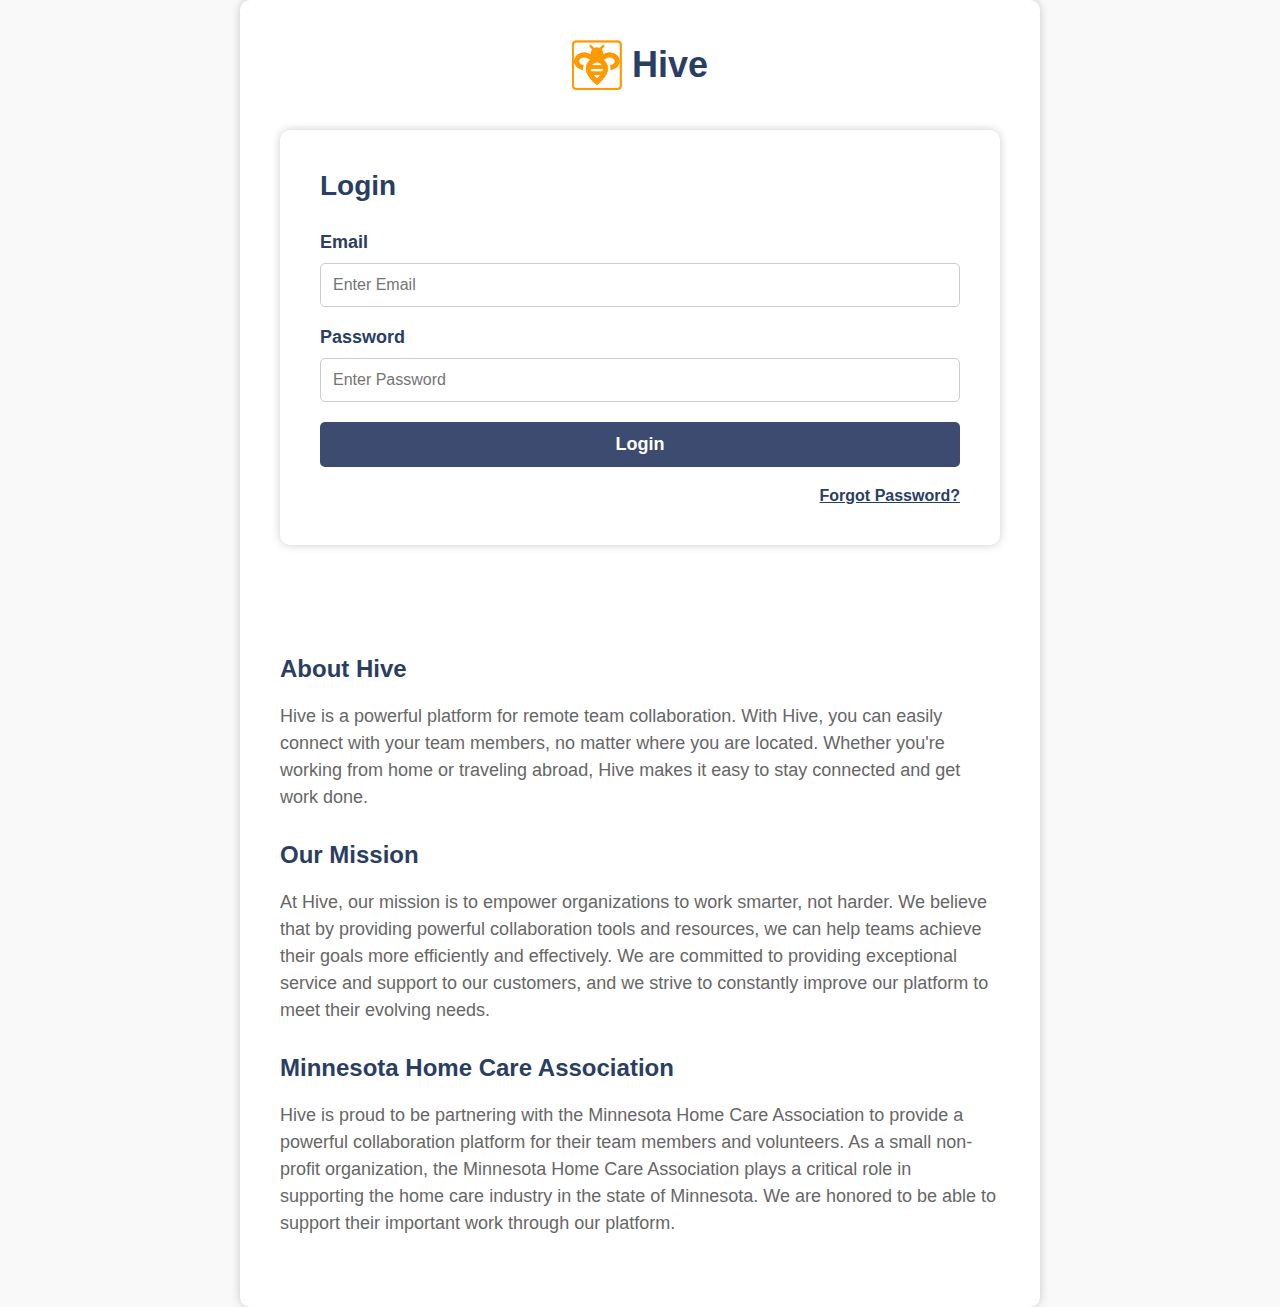
<file: index.html>
<!DOCTYPE html>
<html>
<head>
  <title>Hive - Login</title>
  <link rel="stylesheet" type="text/css" href="INDEX.css">
</head>
<body>
<div class="container">
  <div class="logo">
    <img src="img/img.png" alt="Hive Logo">
    <h1>Hive</h1>
  </div>
  <div class="login-box">
    <h2>Login</h2>
    <form id ='login-form'>
      <p>Email</p>
      <input type="email" name="email" placeholder="Enter Email" required>
      <p>Password</p>
      <input type="password" name="password" placeholder="Enter Password" required>
      <input type="submit" name="submit"  value="Login">
      <div class="forgot-password">
        <a href="reset.html">Forgot Password?</a>
      </div>
    </form>
  </div>
  <div class="wave"></div>
  <div class="content">
    <h3>About Hive</h3>
    <p>Hive is a powerful platform for remote team collaboration. With Hive, you can easily connect with your team members, no matter where you are located. Whether you're working from home or traveling abroad, Hive makes it easy to stay connected and get work done.</p>
    <h3>Our Mission</h3>
    <p>At Hive, our mission is to empower organizations to work smarter, not harder. We believe that by providing powerful collaboration tools and resources, we can help teams achieve their goals more efficiently and effectively. We are committed to providing exceptional service and support to our customers, and we strive to constantly improve our platform to meet their evolving needs.</p>
    <h3>Minnesota Home Care Association</h3>
    <p>Hive is proud to be partnering with the Minnesota Home Care Association to provide a powerful collaboration platform for their team members and volunteers. As a small non-profit organization, the Minnesota Home Care Association plays a critical role in supporting the home care industry in the state of Minnesota. We are honored to be able to support their important work through our platform.</p>
  </div>
</div>
<script>
  const loginForm = document.getElementById('login-form');
  loginForm.addEventListener('submit', (event) => {
    event.preventDefault(); // prevent the default form submission behavior
    window.location.href = 'LandingPage.html'; // redirect the user to the landing.html page
  });
</script>
</body>
</html>
</file>
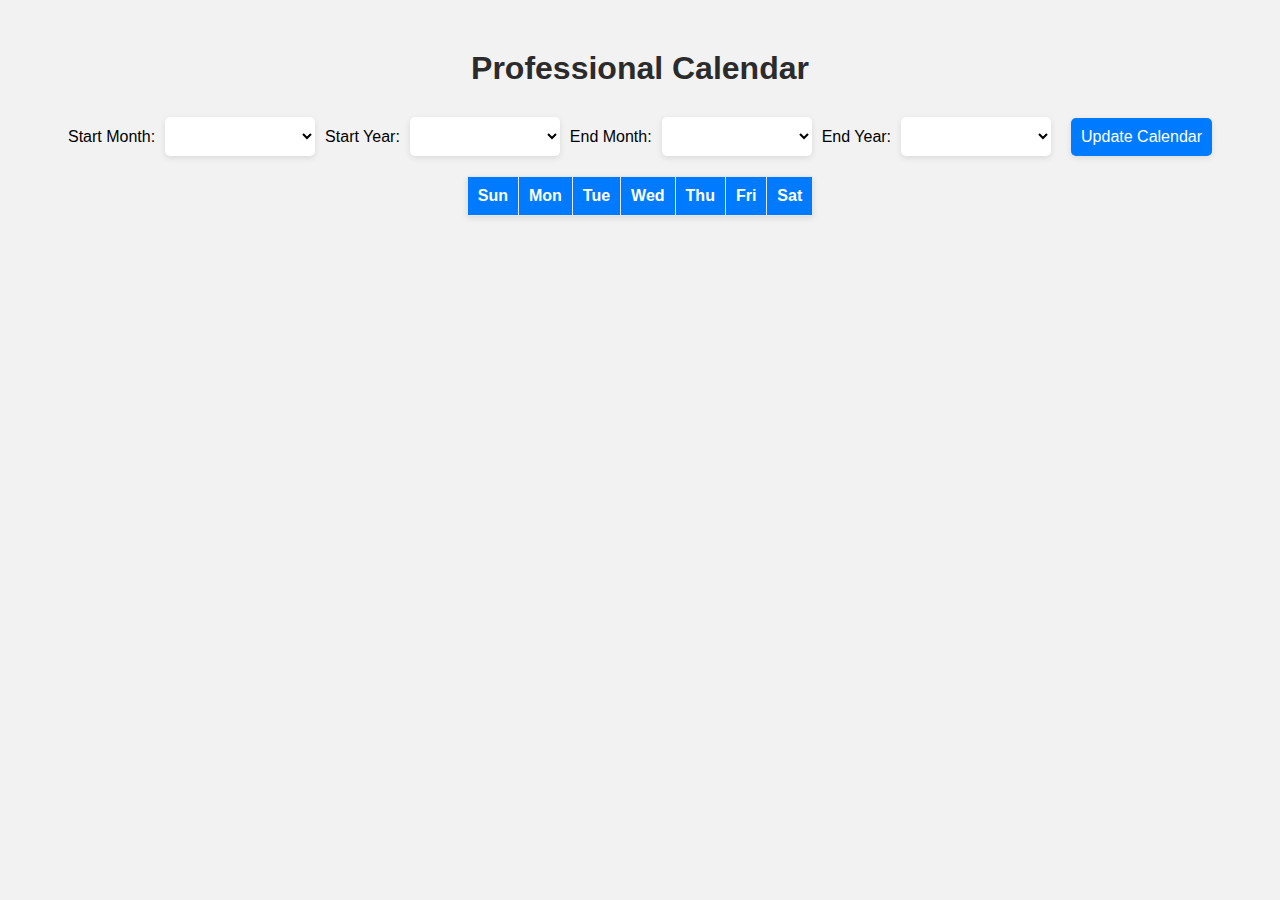
<file: Callender.html>
<!DOCTYPE html>
<html>
<head>
  <title>Professional Calendar</title>
  <style>
    body {
      background-color: #f2f2f2;
      font-family: Arial, sans-serif;
    }
    h1 {
      text-align: center;
      color: #2b2b2b;
      margin-top: 50px;
      margin-bottom: 30px;
    }
    div {
      display: flex;
      justify-content: center;
      align-items: center;
      margin-bottom: 20px;
    }
    label {
      margin-right: 10px;
    }
    select, button {
      padding: 10px;
      font-size: 16px;
      border-radius: 5px;
      border: none;
      box-shadow: 0px 2px 6px rgba(0, 0, 0, 0.1);
      background-color: #fff;
      cursor: pointer;
    }
    select {
      width: 150px;
      margin-right: 10px;
    }
    button {
      background-color: #007bff;
      color: #fff;
      margin-left: 10px;
      transition: background-color 0.2s ease-in-out;
    }
    button:hover {
      background-color: #0062cc;
    }
    table {
      border-collapse: collapse;
      margin: 0 auto;
      box-shadow: 0px 2px 6px rgba(0, 0, 0, 0.1);
      background-color: #fff;
    }
    th, td {
      padding: 10px;
      text-align: center;
      border: 1px solid #e6e6e6;
    }
    th {
      background-color: #007bff;
      color: #fff;
    }
    tbody td:hover {
      background-color: #f5f5f5;
    }
    #selected-date {
      text-align: center;
      margin-top: 30px;
      font-size: 24px;
      color: #2b2b2b;
    }
    #meeting-details {
      text-align: center;
      margin-top: 30px;
      font-size: 18px;
      color: #2b2b2b;
    }
    /* Animation styles */
    #update-calendar-button {
      animation: pulse 2s infinite;
    }
    @keyframes pulse {
      0% {
        transform: scale(1);
      }
      50% {
        transform: scale(1.1);
      }
      100% {
        transform: scale(1);
      }
    }

  </style>
</head>
<body>
<h1>Professional Calendar</h1>
<div>
  <label for="start-month-dropdown">Start Month:</label>
  <select id="start-month-dropdown"></select>
  <label for="start-year-dropdown">Start Year:</label>
  <select id="start-year-dropdown"></select>
  <label for="end-month-dropdown">End Month:</label>
  <select id="end-month-dropdown"></select>
  <label for="end-year-dropdown">End Year:</label>
  <select id="end-year-dropdown"></select>
  <button id="update-calendar-button">Update Calendar</button>
</div>
<table id="calendar-table">
  <thead>
  <tr>
    <th>Sun</th>
    <th>Mon</th>
    <th>Tue</th>
    <th>Wed</th>
    <th>Thu</th>
    <th>Fri</th>
    <th>Sat</th>
  </tr>
  </thead>
  <tbody id="calendar-body"></tbody>
</table>
<div id="selected-date"></div>
<div id="meeting-details"></div>
<script>
  const startMonthDropdown = document.querySelector("#start-month-dropdown");
  const startYearDropdown = document.querySelector("#start-year-dropdown");
  const endMonthDropdown = document.querySelector("#end-month-dropdown");
  const endYearDropdown = document.querySelector("#end-year-dropdown");
  const updateButton = document.querySelector("#update-calendar-button");
  const calendarBody = document.querySelector("#calendar-body");
  const selectedDate = document.querySelector("#selected-date");
  const meetingDetails = document.querySelector("#meeting-details");

  // Add months to start and end month dropdowns
  const months = ["January", "February", "March", "April", "May", "June", "July", "August", "September", "October", "November", "December"];
  for (let i = 0; i < months.length; i++) {
    let option1 = document.createElement("option");
    let option2 = document.createElement("option");
    option1.text = option2.text = months[i];
    option1.value = option2.value = i;
    startMonthDropdown.add(option1);
    endMonthDropdown.add(option2);
  }

  // Add years to start and end year dropdowns
  const currentYear = new Date().getFullYear();
  for (let i = currentYear; i <= currentYear + 10; i++) {
    let option1 = document.createElement("option");
    let option2 = document.createElement("option");
    option1.text = option2.text = i;
    option1.value = option2.value = i;
    startYearDropdown.add(option1);
    endYearDropdown.add(option2);
  }

  // Initialize calendar
  const currentDate = new Date();
  let currentMonth = currentDate.getMonth();
  let currentYear = currentDate.getFullYear();
  let selectedDay = currentDate.getDate();
  let selectedMonth = currentMonth;
  let selectedYear = currentYear;

  function initCalendar(month, year) {
    // Clear calendar body
    calendarBody.innerHTML = "";

    // Get number of days in month and first day of month
    const daysInMonth = new Date(year, month + 1, 0).getDate();
    const firstDayOfMonth = new Date(year, month, 1).getDay();

    // Create cells for calendar
    let date = 1;
    for (let i = 0; i < 6; i++) {
      // Create row for each week
      const week = document.createElement("tr");
      for (let j = 0; j < 7; j++) {
        // Create cell for each day
        const day = document.createElement("td");
        if (i === 0 && j < firstDayOfMonth) {
          // Create empty cells before first day of month
          day.innerText = "";
          day.classList.add("empty-cell");
        } else if (date > daysInMonth) {
          // Create empty cells after last day of month
          day.innerText = "";
          day.classList.add("empty-cell");
        } else {
          // Create cell for each day of month
          day.innerText = date;
          day.addEventListener("click", function() {
            // Set selected day, month, and year
            selectedDay = parseInt(this.innerText);

            day.addEventListener("click", function () {
              // Set selected day, month, and year
              selectedDay = parseInt(this.innerText);
              selectedMonth = month;
              selectedYear = year;

              // Update selected date display
              selectedDate.innerText = `${months[selectedMonth]} ${selectedDay}, ${selectedYear}`;

              // Display meeting details for selected date
              displayMeetingDetails(selectedDay, selectedMonth, selectedYear);
            });
            // Highlight cell if it is the current date
            if (date === currentDate.getDate() && year === currentDate.getFullYear() && month === currentDate.getMonth()) {
              day.classList.add("current-date");
            }
            date++;

          })

          week.appendChild(day);
        }
        calendarBody.appendChild(week);
      }
// Update selected date display
      selectedDate.innerText = `${months[selectedMonth]} ${selectedDay}, ${selectedYear}`;
    }
    // Display meeting details for selected date
    function displayMeetingDetails(day, month, year) {
// Clear meeting details
      meetingDetails.innerHTML = "";
      // Get and display meeting details for selected date
      const meeting = getMeeting(day, month, year);
      if (meeting) {
        const heading = document.createElement("h2");
        heading.innerText = "Meeting Details:";
        const date = document.createElement("p");
        date.innerText = `Date: ${months[month]} ${day}, ${year}`;
        const time = document.createElement("p");
        time.innerText = `Time: ${meeting.time}`;
        const location = document.createElement("p");
        location.innerText = `Location: ${meeting.location}`;
        meetingDetails.appendChild(heading);
        meetingDetails.appendChild(date);
        meetingDetails.appendChild(time);
        meetingDetails.appendChild(location);
      } else {
        const message = document.createElement("p");
        message.innerText = "No meeting scheduled for selected date.";
        meetingDetails.appendChild(message);
      }
// Get meeting details for selected date
      function getMeeting(day, month, year) {
// Replace this function with your own code to retrieve meeting details from a database or API
        const meetings = [
          {
            date: new Date(2023, 3, 25),
            time: "3:00 PM",
            location: "123 Main St."
          },
          {
            date: new Date(2023, 3, 26),
            time: "10:00 AM",
            location: "456 Elm St."
          },
          {
            date: new Date(2023, 4, 3),
            time: "2:00 PM",
            location: "789 Oak St."
          }
        ];
        const meeting = meetings.find(m => m.date.getDate() === day && m.date.getMonth() === month && m.date.getFullYear() === year);
        return meeting;
      }

// Initialize calendar with current month and year
      initCalendar(currentMonth, currentYear);

// Update calendar when "Update" button is clicked
      updateButton.addEventListener("click", function() {
        const startMonth = parseInt(startMonthDropdown.value);
        const startYear = parseInt(startYearDropdown.value);
        const endMonth = parseInt(endMonthDropdown.value);
        const endYear = parseInt(endYearDropdown.value);
        // Check that start date is before end date
        if (startYear > endYear || (startYear === endYear && startMonth > endMonth)) {
          alert("Invalid date range.");
          return;
        }

// Clear selected date and meeting details
        selectedDate.innerText = "";
        meetingDetails.innerHTML = "";

// Initialize calendar with start month and year
        initCalendar(startMonth, startYear);
      });}}
</script>
</body>
</html>
</file>
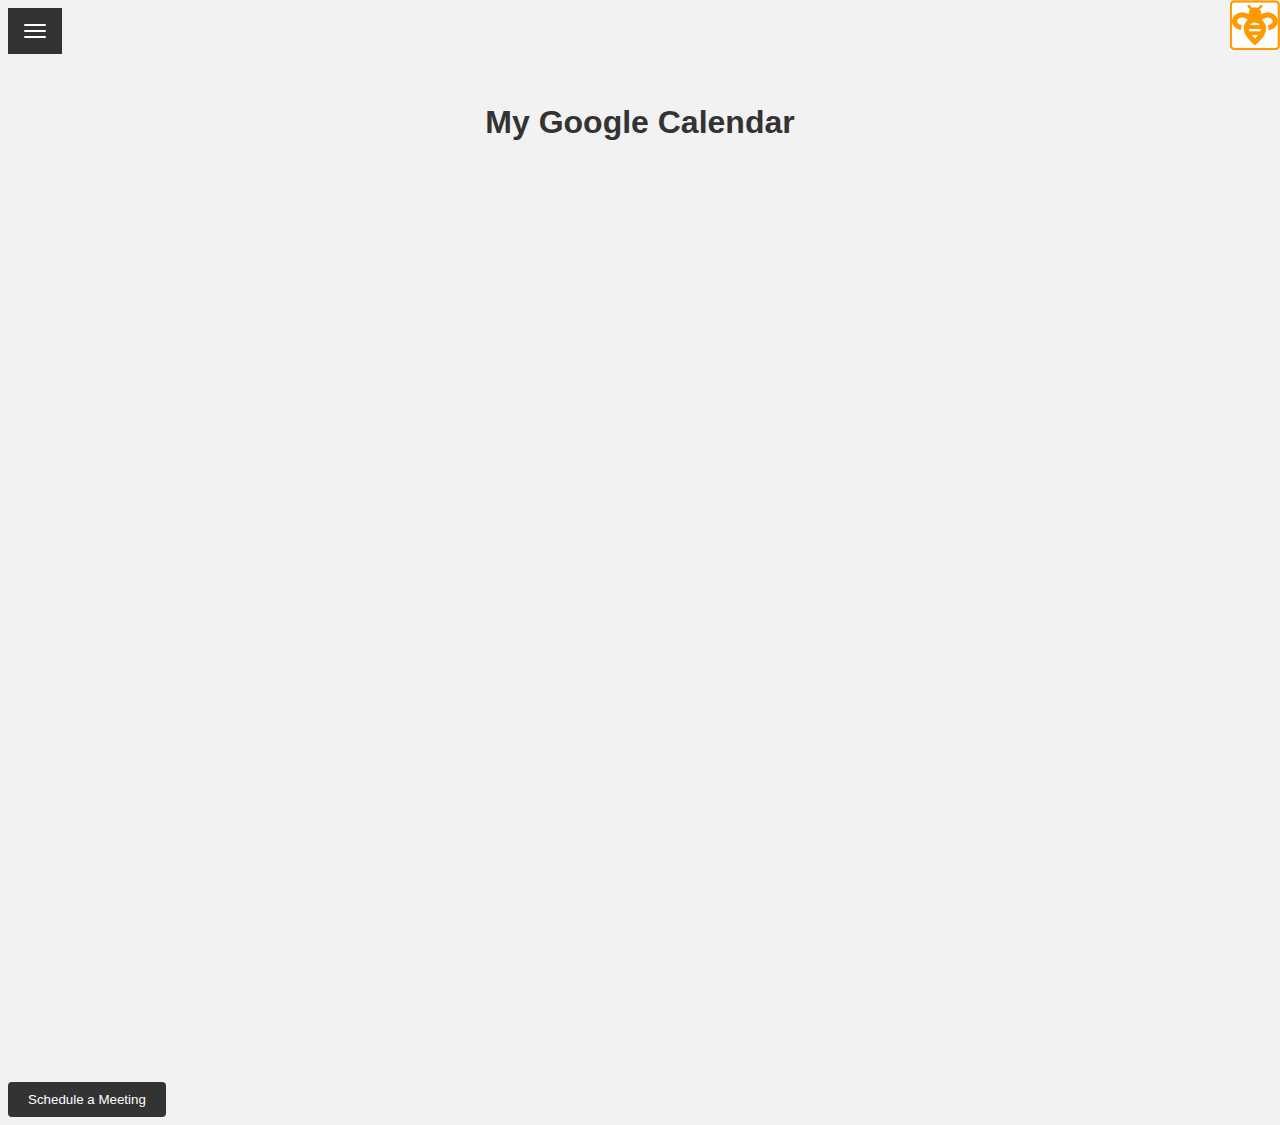
<file: googleCALLENDER.html>
<!DOCTYPE html>
<html>
<head>
  <meta charset="utf-8">
  <title>My Google Calendar</title>
  <link rel="stylesheet" href="callender.css">

</head>
<body>
<div class="dropdown">
  <button class="hamburger-icon"><span class="icon-bar"></span><span class="icon-bar"></span><span class="icon-bar"></span></button>
  <div class="dropdown-content">
    <a href="googleCALLENDER.html">Calendar</a>
    <a href="Email.html">Email</a>
    <a href="Message.html">Messaging</a>
    <a href="Videocall.html">Video</a>
    <a href="search.html">Search</a>
    <a href="FILESHARING.html">Document Sharing</a>
    <a href="Note.html">Notes</a>
    <a href="EG.html">Log off</a>
  </div>
</div>
<div class="logo-main">
</div>
<h1>My Google Calendar
</h1>
<div class="iframe-container"><iframe src="https://calendar.google.com/calendar/embed?src=48a82016ecd748bc204730adfc228580414311c777d67c4f915c5b81aafaa797%40group.calendar.google.com&ctz=America%2FChicago" style="border: 0" width="800" height="600" frameborder="0" scrolling="no"></iframe>
</div>
<button id="schedule-btn">Schedule a Meeting </button>
<div class="modal" id="modal">
  <div class="modal-content">
    <span class="close">&times;</span>
    <h2>Schedule a a Meeting</h2>
    <form id="schedule-form">
      <label class="schedule-label" for="title">Title:</label>
      <input class="modal-input schedule-input" type="text" id="title" name="title" required>
      <label class="schedule-label" for="date">Date:</label>
      <input class="modal-input schedule-input" type="date" id="date" name="date" required>
      <label class="schedule-label" for="start-time">Start Time:</label>
      <input class="modal-input schedule-input" type="time" id="start-time" name="start-time" required>
      <label class="schedule-label" for="end-time">End Time:</label>
      <input class="modal-input schedule-input" type="time" id="end-time" name="end-time" required>
      <input class="modal-submit" type="submit" value="Schedule">
    </form>
  </div>
</div>
<script>
  // Get the modal
  var modal = document.getElementById("modal");
  // Get the button that opens the modal
  var btn = document.getElementById("schedule-btn");

  // Get the <span> element that closes the modal
  var span = document.getElementsByClassName("close")[0];

  // When the user clicks on the button, open the modal
  btn.onclick = function() {
    modal.style.display = "block";
  }

  // When the user clicks on <span> (x), close the modal
  span.onclick = function() {
    modal.style.display = "none";
  }

  // When the user clicks anywhere outside of the modal, close it
  window.onclick = function(event) {
    if (event.target == modal) {
      modal.style.display = "none";
    }
  }

  // Handle form submission
  document.getElementById("schedule-form").addEventListener("submit", function(event) {
    event.preventDefault();
    alert("Appointment Scheduled!");
    modal.style.display = "none";
  });
</script>
</body>
</html>
</file>
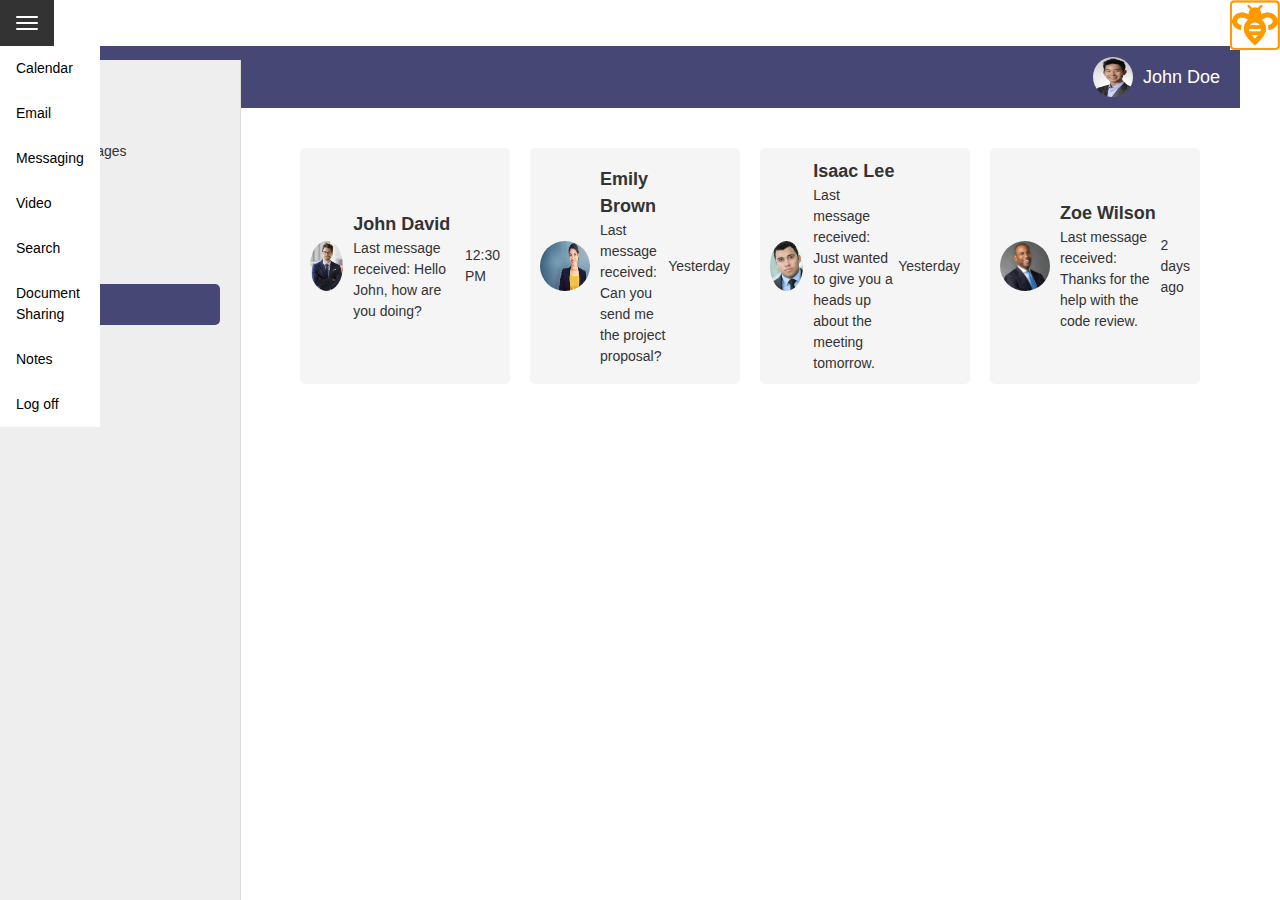
<file: Message.html>
<!DOCTYPE html>
<html>
<head>
  <title>Teams Chat</title>
  <link rel="stylesheet" href="Message.css">
</head>
<body>
<div class="dropdown">
  <button class="hamburger-icon"><span class="icon-bar"></span><span class="icon-bar"></span><span class="icon-bar"></span></button>
  <div class="dropdown-content">
    <a href="googleCALLENDER.html">Calendar</a>
    <a href="Email.html">Email</a>
    <a href="Message.html">Messaging</a>
    <a href="Videocall.html">Video</a>
    <a href="search.html">Search</a>
    <a href="FILESHARING.html">Document Sharing</a>
    <a href="Note.html">Notes</a>
    <a href="EG.html">Log off</a>
  </div>
</div>
<div class="logo-main">
</div>
<div class="container">
  <div class="header">
    <h1>Teams Chat</h1>
    <div class="profile">
      <img src="img/man4.jfif" alt="Profile Picture">
      <span>John Doe</span>
    </div>
  </div>
  <div class="content">
    <div class="sidebar">
      <ul>
        <li><a href="#">Inbox</a></li>
        <li><a href="#">Sent Messages</a></li>
        <li><a href="#">Drafts</a></li>
        <li><a href="#">Trash</a></li>
        <li class="active"><a href="#">Chats</a></li>
      </ul>
    </div>
    <div class="main">
      <div class="chat-list">
        <div class="chat-item">
          <img src="img/man1.jfif" alt="User Profile Picture">
          <div class="chat-info">
            <h2>John David</h2>
            <p>Last message received: Hello John, how are you doing?</p>
          </div>
          <div class="chat-time">
            <p>12:30 PM</p>
          </div>
        </div>
        <div class="chat-item">
          <img src="img/women1.jfif" alt="User Profile Picture">
          <div class="chat-info">
            <h2>Emily Brown</h2>
            <p>Last message received: Can you send me the project proposal?</p>
          </div>
          <div class="chat-time">
            <p>Yesterday</p>
          </div>
        </div>
        <div class="chat-item">
          <img src="img/man3.jfif" alt="User Profile Picture">
          <div class="chat-info">
            <h2>Isaac Lee</h2>
            <p>Last message received: Just wanted to give you a heads up about the meeting tomorrow.</p>
          </div>
          <div class="chat-time">
            <p>Yesterday</p>
          </div>
        </div>
        <div class="chat-item">
          <img src="img/man2.jfif" alt="User Profile Picture">
          <div class="chat-info">
            <h2>Zoe Wilson</h2>
            <p>Last message received: Thanks for the help with the code review.</p>
          </div>
          <div class="chat-time">
            <p>2 days ago</p>
          </div>
        </div>
      </div>
    </div>
  </div>
</div>
</body>
</html>
</file>
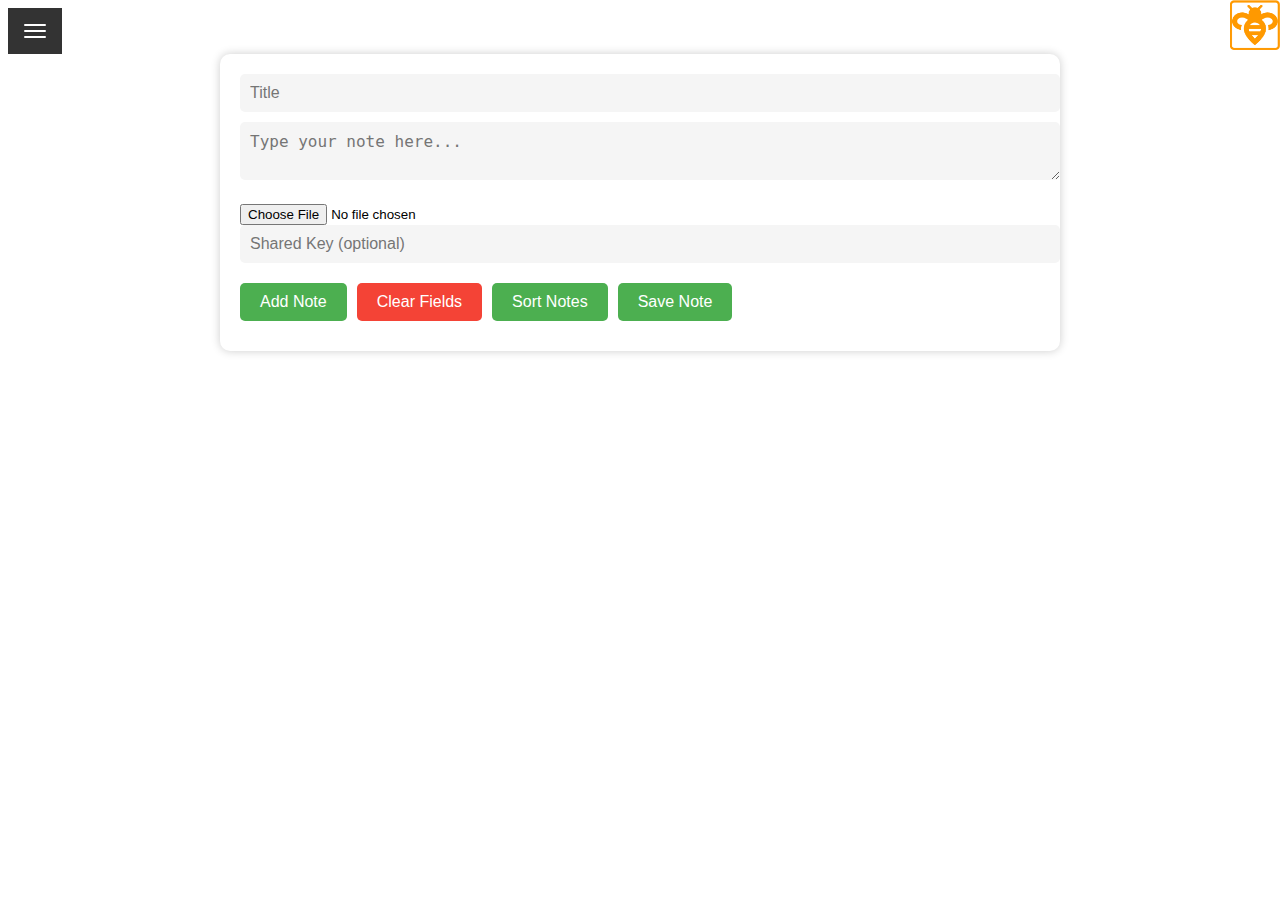
<file: Note.html>
<!DOCTYPE html>
<html>
<head>
  <meta charset="UTF-8">
  <title>Note Taking App</title>
  <link rel="stylesheet" type="text/css" href="note.css">
</head>
<body>
<div class="dropdown">
  <button class="hamburger-icon"><span class="icon-bar"></span><span class="icon-bar"></span><span class="icon-bar"></span></button>
  <div class="dropdown-content">
    <a href="googleCALLENDER.html">Calendar</a>
    <a href="Email.html">Email</a>
    <a href="Message.html">Messaging</a>
    <a href="Videocall.html">Video</a>
    <a href="search.html">Search</a>
    <a href="FILESHARING.html">Document Sharing</a>
    <a href="#">Notes</a>
    <a href="EG.html">Log off</a>
  </div>
</div>
<div class="logo-main">
</div>
<div class="note-form">
  <input type="text" id="title" placeholder="Title">
  <textarea id="content" placeholder="Type your note here..."></textarea>
  <input type="file" id="media-file" accept="image/*,video/*">
  <input type="text" id="shared-key" placeholder="Shared Key (optional)">
  <div class="note-actions">
    <button id="add-btn">Add Note</button>
    <button id="clear-btn">Clear Fields</button>
    <button id="sort-btn">Sort Notes</button>
    <button id="save-btn">Save Note</button>
  </div>
</div>

<script src="js/app.js"></script>
</body>
</html>
</file>
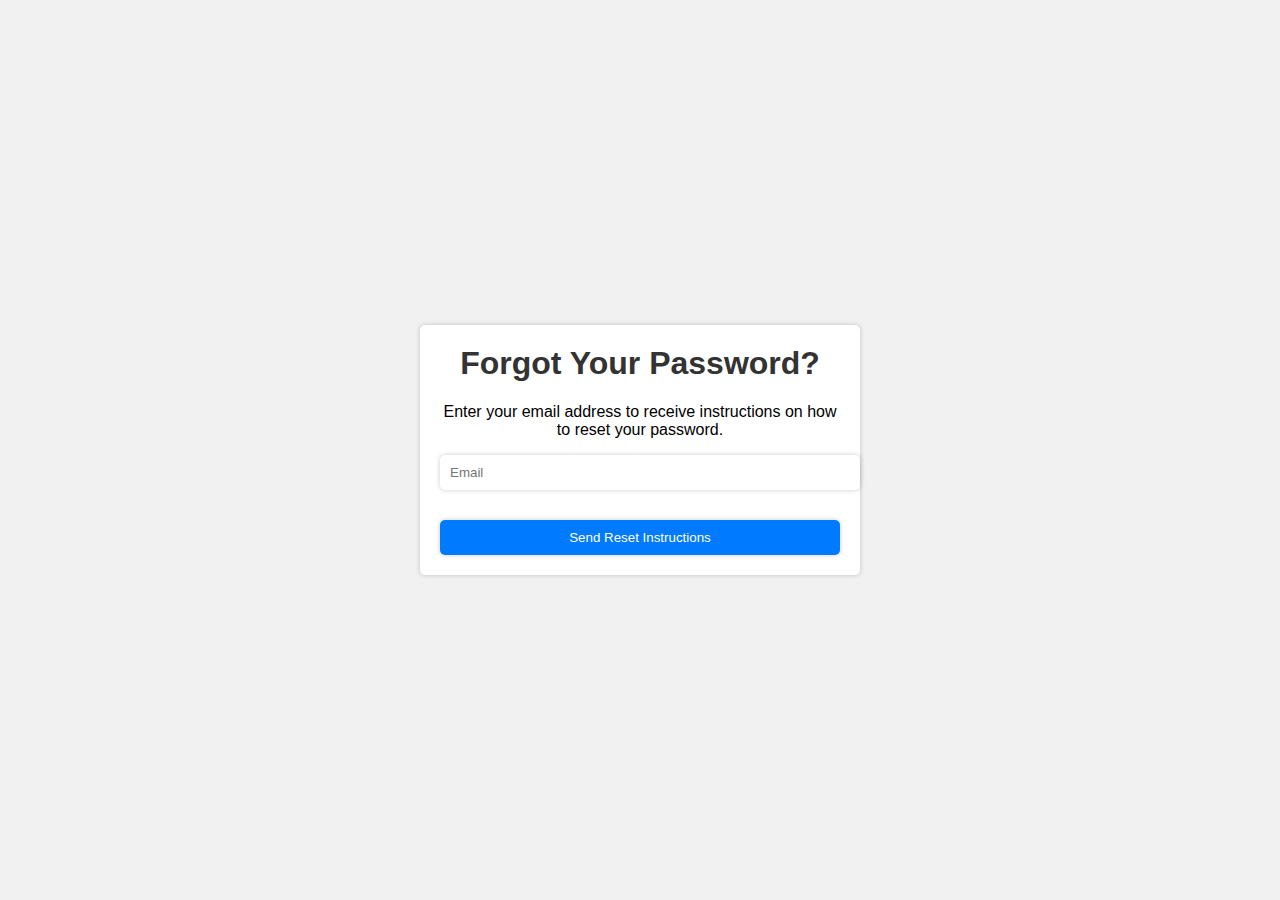
<file: reset.html>
<!DOCTYPE html>
<html>
<head>
  <title>Forgot Password</title>
  <style>
    body {
      font-family: Arial, sans-serif;
      background-color: #f1f1f1;
      display: flex;
      flex-direction: column;
      align-items: center;
      justify-content: center;
      height: 100vh;
      margin: 0;
    }

    .container {
      background-color: #fff;
      border-radius: 5px;
      box-shadow: 0px 0px 5px 0px rgba(0, 0, 0, 0.2);
      padding: 20px;
      max-width: 400px;
      width: 100%;
      text-align: center;
    }

    h1 {
      margin-top: 0;
      color: #333;
    }

    input[type="email"] {
      padding: 10px;
      border-radius: 5px;
      border: none;
      box-shadow: 0px 0px 5px 0px rgba(0, 0, 0, 0.2);
      width: 100%;
      margin-bottom: 20px;
    }

    button[type="submit"] {
      background-color: #007bff;
      color: #fff;
      padding: 10px;
      border-radius: 5px;
      border: none;
      box-shadow: 0px 0px 5px 0px rgba(0, 0, 0, 0.2);
      cursor: pointer;
      width: 100%;
      margin-top: 10px;
      transition: background-color 0.3s ease;
    }

    button[type="submit"]:hover {
      background-color: #0062cc;
    }

    .loader {
      border: 4px solid #f3f3f3;
      border-top: 4px solid #007bff;
      border-radius: 50%;
      width: 20px;
      height: 20px;
      animation: spin 1s linear infinite;
      display: none;
    }

    @keyframes spin {
      0% {
        transform: rotate(0deg);
      }
      100% {
        transform: rotate(360deg);
      }
    }
  </style>
  <script>
    function showLoader() {
      document.getElementById("loader").style.display = "inline-block";
    }
  </script>
</head>
<body>
<div class="container">
  <h1>Forgot Your Password?</h1>
  <p>Enter your email address to receive instructions on how to reset your password.</p>
  <form method="post" onsubmit="showLoader()" action="reset2.html">
    <input type="email" id="email" name="email" placeholder="Email" required>
    <button type="submit">Send Reset Instructions</button>
    <div id="loader" class="loader"></div>
  </form>
</div>
</body>
</html>
</file>
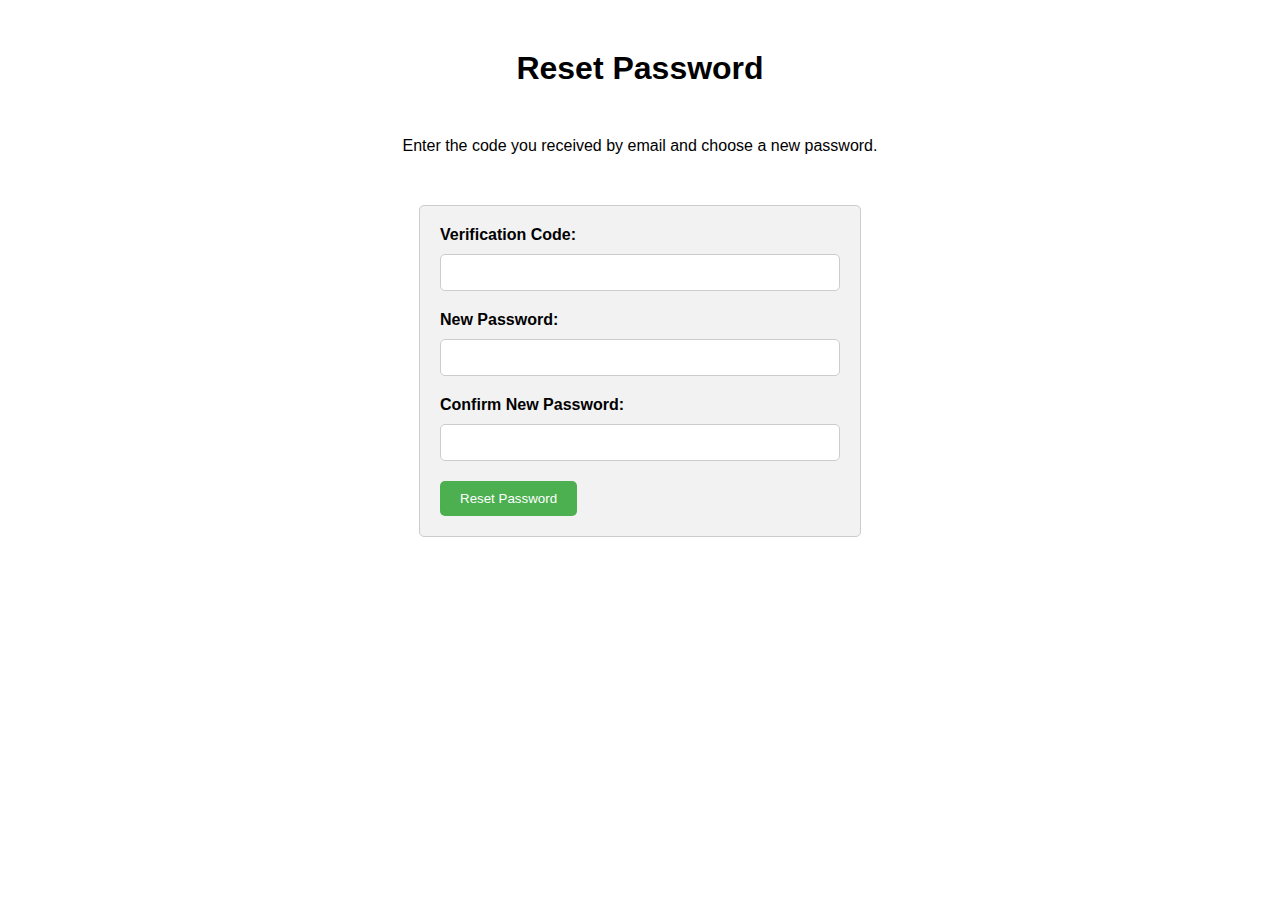
<file: reset2.html>
<!DOCTYPE html>
<html>
<head>
  <title>Reset Password</title>
  <style>
    body {
      font-family: Arial, sans-serif;
    }
    p{
      text-align: center;
      margin-top: 50px;
    }
    h1 {
      text-align: center;
      margin-top: 50px;
    }
    form {
      max-width: 400px;
      margin: 50px auto;
      padding: 20px;
      background-color: #f2f2f2;
      border: 1px solid #ccc;
      border-radius: 5px;
    }
    label {
      display: block;
      margin-bottom: 10px;
      font-weight: bold;
    }
    input {
      width: 100%;
      padding: 10px;
      border: 1px solid #ccc;
      border-radius: 5px;
      margin-bottom: 20px;
      box-sizing: border-box;
    }
    button {
      background-color: #4CAF50;
      color: white;
      padding: 10px 20px;
      border: none;
      border-radius: 5px;
      cursor: pointer;
    }
    button:hover {
      background-color: #45a049;
    }
  </style>
</head>
<body>
<h1>Reset Password</h1>
<p>Enter the code you received by email and choose a new password.</p>
<form name="resetForm" onsubmit="return validateForm()" method="post" action="#">
  <label for="code">Verification Code:</label>
  <input type="text" id="code" name="code" required>
  <label for="password">New Password:</label>
  <input type="password" id="password" name="password" required>
  <label for="confirm_password">Confirm New Password:</label>
  <input type="password" id="confirm_password" name="confirm_password" required>
  <button type="submit">Reset Password</button>
</form>
<script>
  function validateForm() {
    var code = document.forms["resetForm"]["code"].value;
    var password = document.forms["resetForm"]["password"].value;
    var confirmPassword = document.forms["resetForm"]["confirm_password"].value;
    if (code == "" || password == "" || confirmPassword == "") {
      alert("All fields are required");
      return false;
    }

    if (password != confirmPassword) {
      alert("Passwords do not match");
      return false;
    }

    // If the code is incorrect, show an error message and prevent form submission
    if (code != "1478") {
      alert("Incorrect code");
      return false;
    }
    alert("Reset Completed");
    setTimeout(function(){
      window.location.href = "eg.html";
    }, 5000);
    // Redirect the user to the "reset_completed.html" page upon successful password reset
    window.location.href = "Eg.html";
    return false;
  }
</script>
</body>
</html>
</file>
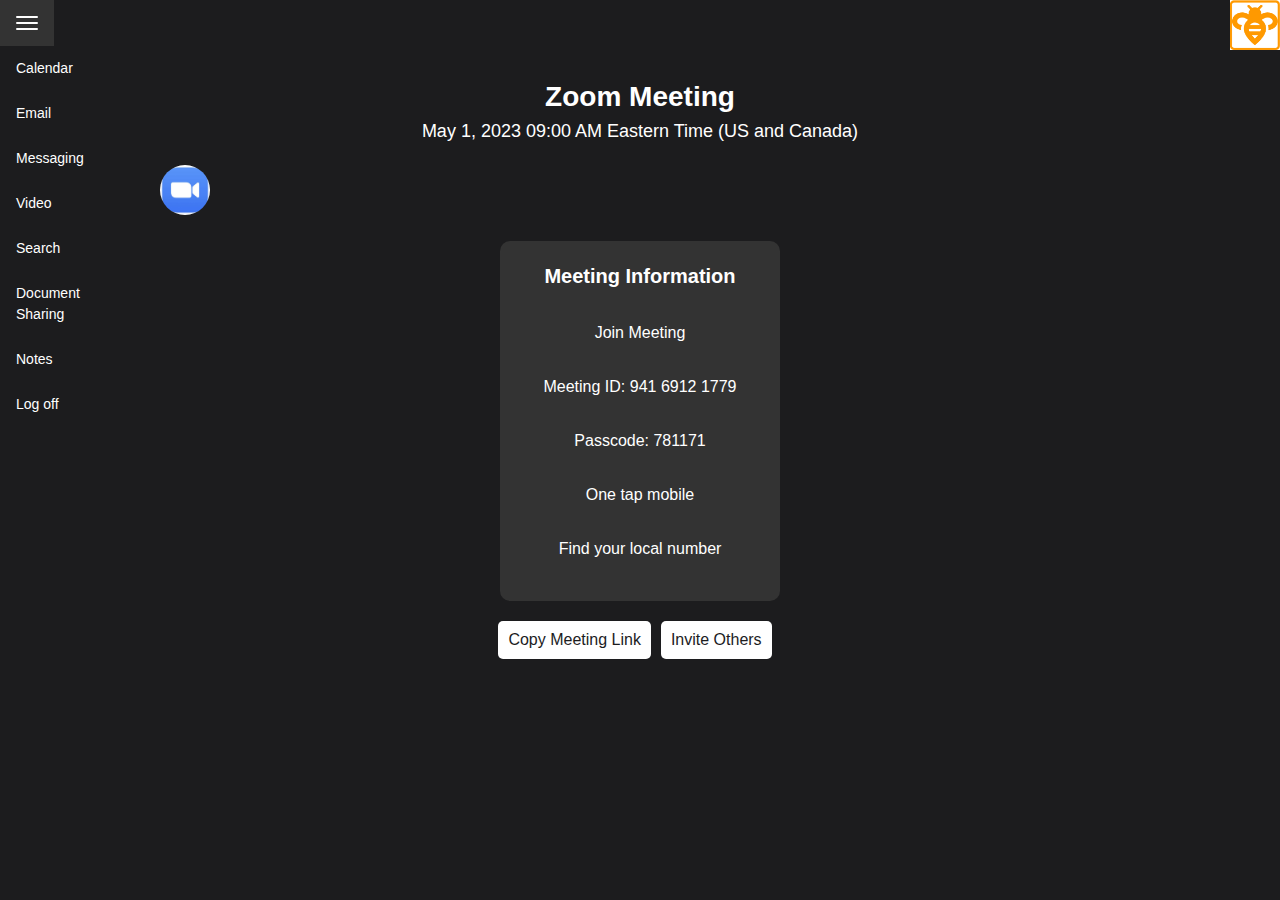
<file: Videocall.html>
<!DOCTYPE html>
<html lang="en">
<head>
  <meta charset="UTF-8">
  <meta name="viewport" content="width=device-width, initial-scale=1.0">
  <title>Zoom Meeting</title>
  <style>
    body {
      margin: 0;
      padding: 0;
      background-color: #1c1c1e;
      color: #fff;
      font-family: Arial, sans-serif;
      font-size: 14px;
      line-height: 1.5;
    }
    .container {
      max-width: 1200px;
      margin: 0 auto;
      display: flex;
      flex-direction: column;
      align-items: center;
      padding-top: 30px;
      padding-bottom: 30px;
    }
    .header {
      display: flex;
      flex-direction: column;
      align-items: center;
      margin-bottom: 20px;
    }
    .header h1 {
      font-size: 28px;
      margin: 0;
    }
    .header p {
      font-size: 18px;
      margin: 0;
    }
    .video {
      width: 80%;
      height: auto;
      border-radius: 10px;
      margin-bottom: 20px;
    }
    .sidebar {
      width: 20%;
      background-color: #333;
      padding: 20px;
      border-radius: 10px;
      display: flex;
      flex-direction: column;
      align-items: center;
      text-align: center;
    }
    .sidebar h2 {
      font-size: 20px;
      margin-top: 0;
      margin-bottom: 20px;
      color: #fff;
    }
    .sidebar ul {
      list-style: none;
      padding: 0;
      margin: 0;
    }
    .sidebar li {
      margin-bottom: 10px;
    }
    .sidebar li a {
      color: #fff;
      text-decoration: none;
      font-size: 16px;
      display: block;
      padding: 10px;
      border-radius: 5px;
      transition: background-color 0.3s ease;
    }
    .sidebar li a:hover {
      background-color: #fff;
      color: #1c1c1e;
    }
    .footer {
      display: flex;
      justify-content: center;
      align-items: center;
      margin-top: 20px;
    }
    .footer button {
      background-color: #fff;
      color: #1c1c1e;
      border: none;
      padding: 10px;
      border-radius: 5px;
      font-size: 16px;
      margin-right: 10px;
      cursor: pointer;
      transition: background-color 0.3s ease;
    }
    .footer button:hover {
      background-color: #1c1c1e;
      color: #fff;
    }
    .video img {
      width: 50px;
      height: 50px;
      border-radius: 50%;
      margin-right: 0.5rem;
    }



    .dropdown {
      position: relative;
      display: inline-block;
      background-color: white;
      color: black;
    }

    .dropdown-content {
      display: none;
      position: absolute;
      z-index: 1;
    }

    .dropdown-content a {
      color: white;
      padding: 12px 16px;
      text-decoration: none;
      display: block;
    }

    .dropdown:hover .dropdown-content {
      display: block;
    }

    .hamburger-icon {
      display: inline-block;
      cursor: pointer;
      padding: 12px 16px;
      color: white;
      background-color: #333;
      border: none;
    }

    .icon-bar {
      display: block;
      width: 22px;
      height: 2px;
      border-radius: 1px;
      margin: 4px 0;
      background-color: white;
    }

    .dropdown-item {
      color: white;
    }
    .logo-main {
      background-image: url('img/img.png');
      position: fixed;
      top: 0;
      right: 0;
      width: 50px;
      height: 50px;
      background-size: contain;
      background-repeat: no-repeat;
    }


  </style>
  <script src="js/floatingNote.js"></script>
</head>
<body>
<div class="dropdown">
  <button class="hamburger-icon"><span class="icon-bar"></span><span class="icon-bar"></span><span class="icon-bar"></span></button>
  <div class="dropdown-content">
    <a href="googleCALLENDER.html">Calendar</a>
    <a href="Email.html">Email</a>
    <a href="Message.html">Messaging</a>
    <a href="Videocall.html">Video</a>
    <a href="search.html">Search</a>
    <a href="FILESHARING.html">Document Sharing</a>
    <a href="Note.html">Notes</a>
    <a href="EG.html">Log off</a>
  </div>
</div>
<div class="logo-main">
</div>
<div class="container">
  <div class="header">
    <h1>Zoom Meeting</h1>
    <p>May 1, 2023 09:00 AM Eastern Time (US and Canada)</p>
  </div>
  <div class="video">
    <img src="img/zoom.jfif" alt="Zoom Meeting Video">
  </div>
  <div class="sidebar">
    <h2>Meeting Information
    </h2>
    <ul>
      <li><a href="https://minnstate.zoom.us/j/94169121779">Join Meeting</a></li>
      <li><a href="#">Meeting ID: 941 6912 1779</a></li>
      <li><a href="#">Passcode: 781171</a></li>
      <li><a href="#">One tap mobile</a></li>
      <li><a href="#">Find your local number</a></li>
    </ul>
  </div>
  <div class="footer">
    <button>Copy Meeting Link</button>
    <button>Invite Others</button>
  </div>

</div>

</body>

</html>
</file>
<file: INDEX.css>
* {
  margin: 0;
  padding: 0;
  box-sizing: border-box;
}

body {
  background-color: #f9f9f9;
  font-family: Arial, sans-serif;
}

.container {
  max-width: 800px;
  margin: 0 auto;
  padding: 40px;
  background-color: #fff;
  border-radius: 10px;
  box-shadow: 0 0 10px rgba(0, 0, 0, 0.2);
}

.logo {
  display: flex;
  align-items: center;
  justify-content: center;
  margin-bottom: 40px;
}

.logo img {
  width: 50px;
  height: 50px;
  margin-right: 10px;
}

.logo h1 {
  font-size: 36px;
  font-weight: 700;
  color: #2a3e63;
}

.login-box {
  width: 100%;
  padding: 40px;
  border-radius: 10px;
  background-color: #fff;
  box-shadow: 0 0 10px rgba(0, 0, 0, 0.2);
}

.login-box h2 {
  font-size: 28px;
  font-weight: 700;
  margin-bottom: 30px;
  color: #2a3e63;
}

.login-box p {
  font-size: 18px;
  font-weight: 600;
  margin-bottom: 10px;
  color: #2a3e63;
}

.login-box input[type="email"],
.login-box input[type="password"] {
  width: 100%;
  padding: 12px;
  border: 1px solid #ccc;
  border-radius: 5px;
  margin-bottom: 20px;
  font-size: 16px;
}

.login-box input[type="submit"] {
  width: 100%;
  padding: 12px;
  border: none;
  border-radius: 5px;
  background-color: #3d4b71;
  color: #fff;
  font-size: 18px;
  font-weight: 600;
  cursor: pointer;
  transition: background-color 0.3s ease-in-out;
}

.login-box input[type="submit"]:hover {
  background-color: #2a3e63;
}

.forgot-password {
  margin-top: 20px;
  text-align: right;
}

.forgot-password a {
  font-size: 16px;
  font-weight: 600;
  color: #2a3e63;
}

.need-account {
  margin-top: 20px;
  text-align: center;
}

.need-account p {
  font-size: 16px;
  color: #2a3e63;
}

.need-account a {
  font-size: 16px;
  font-weight: 600;
  color: #3d4b71;
}

.wave {
  height: 150px;
  width: 100%;
  background-image: url("https://app.optinmonster.com/images/wave-pattern.png");
  background-size: cover;
  background-repeat: no-repeat;
  background-position: center bottom;
  margin-top: -100px;
}

.content {
  margin-top: 60px;
}
.content h3 {
  font-size: 24px;
  font-weight: 700;
  margin-bottom: 20px;
  color: #2a3e63;
}

.content p {
  font-size: 18px;
  font-weight: 400;
  line-height: 1.5;
  margin-bottom: 30px;
  color: #666;
}

.content ul {
  list-style: disc;
  margin-left: 30px;
  margin-bottom: 30px;
}

.content ul li {
  font-size: 18px;
  font-weight: 400;
  line-height: 1.5;
  color: #666;
}

.footer {
  margin-top: 60px;
  text-align: center;
}

.footer p {
  font-size: 14px;
  color: #666;
}

.footer a {
  font-size: 14px;
  color: #3d4b71;
}
</file>
<file: callender.css>
/* Add background color and font styles */
body {
  background-color: #f2f2f2;
  font-family: Arial, sans-serif;
}

/* Style the header */
h1 {
  text-align: center;
  color: #333;
  margin-top: 50px;
}

/* Style the button */
#schedule-btn {
  background-color: #333;
  color: #fff;
  border: none;
  border-radius: 4px;
  padding: 10px 20px;
  margin-top: 20px;
  cursor: pointer;
  transition: background-color 0.2s ease;
}

#schedule-btn:hover {
  background-color: #555;
}

/* Style the modal */
.modal {
  display: none;
  position: fixed;
  z-index: 1;
  left: 0;
  top: 0;
  width: 100%;
  height: 100%;
  overflow: auto;
  background-color: rgba(0,0,0,0.4);
}

.modal-content {
  background-color: #fff;
  margin: 10% auto;
  padding: 20px;
  border: 1px solid #888;
  width: 80%;
  border-radius: 5px;
  position: relative;
}

/* Style the close button */
.close {
  position: absolute;
  top: 10px;
  right: 10px;
  font-size: 30px;
  font-weight: bold;
  color: #333;
  cursor: pointer;
}

.close:hover,
.close:focus {
  color: #aaa;
  text-decoration: none;
  cursor: pointer;
}

/* Add animation to the modal */
.modal-content {
  animation-name: slideIn;
  animation-duration: 0.5s;
}

@keyframes slideIn {
  from { top: -300px; opacity: 0; }
  to { top: 0; opacity: 1; }
}

/* Style the form */
.schedule-label {
  display: block;
  margin-top: 10px;
  font-weight: bold;
}

.schedule-input {
  display: block;
  margin-top: 5px;
  padding: 10px;
  border-radius: 4px;
  border: 1px solid #ccc;
  width: 100%;
}

.modal-submit {
  background-color: #333;
  color: #fff;
  border: none;
  border-radius: 4px;
  padding: 10px 20px;
  margin-top: 20px;
  cursor: pointer;
  transition: background-color 0.2s ease;
}

.modal-submit:hover {
  background-color: #555;
}


.dropdown {
  position: relative;
  display: inline-block;
  background-color: white;
  color: black;
}

.dropdown-content {
  background-color: #fff;
  display: none;
  position: absolute;
  z-index: 1;
}

.dropdown-content a {
  color: black;
  padding: 12px 16px;
  text-decoration: none;
  display: block;
}

.dropdown:hover .dropdown-content {
  display: block;
}

.hamburger-icon {
  display: inline-block;
  cursor: pointer;
  padding: 12px 16px;
  color: white;
  background-color: #333;
  border: none;
}

.icon-bar {
  display: block;
  width: 22px;
  height: 2px;
  border-radius: 1px;
  margin: 4px 0;
  background-color: white;
}

.dropdown-item {
  color: white;
}
.logo-main {
  background-image: url('img/img.png');
  position: fixed;
  top: 0;
  right: 0;
  width: 50px;
  height: 50px;
  background-size: contain;
  background-repeat: no-repeat;
}

.user-info img {
  width: 50px;
  height: 50px;
  border-radius: 50%;
  margin-right: 0.5rem;
}

.iframe-container {
  display: flex;
  justify-content: center;
  align-items: center;
  height: 100vh;
  width: 100%;
  margin: 0;
  padding: 0;
}
</file>
<file: Message.css>
/* Global Styles */
body {
  margin: 0;
  padding: 0;
  font-family: Arial, sans-serif;
  font-size: 14px;
  line-height: 1.5;
  color: #333;
}

.container {
  max-width: 1200px;
  margin: 0 auto;
}

/* Header Styles */
.header {
  display: flex;
  justify-content: space-between;
  align-items: center;
  background-color: #464775;
  padding: 10px 20px;
}

.header h1 {
  font-size: 28px;
  color: #fff;
  margin: 0;
}

.profile {
  display: flex ;
  align-items: center;
}

.profile img {
  width: 40px;
  height: 40px;
  border-radius: 50%;
  margin-right: 10px;
}

.profile span {
  font-size: 18px;
  color: #fff;
}

/* Sidebar Styles */
.sidebar {
  width: 200px;
  background-color: #eee;
  padding: 20px;
  border-right: 1px solid #ddd;
}

.sidebar ul {
  list-style: none;
  margin: 0;
  padding: 0;
}

.sidebar li {
  margin-bottom: 10px;
}

.sidebar a {
  display: block;
  padding: 10px;
  text-decoration: none;
  color: #333;
  border-radius: 5px;
}

.sidebar a:hover {
  background-color: #ddd;
}

.sidebar .active a {
  background-color: #464775;
  color: #fff;
}

/* Main Content Styles */
.main {
  flex: 1;
  background-color: #fff;
  padding: 20px;
}

.chat-list {
  display: grid;
  grid-template-columns: repeat(auto-fit, minmax(200px, 1fr));
  grid-gap: 20px;
}

.chat-item {
  display: flex;
  align-items: center;
  padding: 10px;
  background-color: #f5f5f5;
  border-radius: 5px;
}

.chat-item img {
  width: 50px;
  height: 50px;
  border-radius: 50%;
  margin-right: 10px;
}

.chat-item h2 {
  font-size: 18px;
  margin: 0;
}

.chat-item p {
  font-size: 14px;
  margin: 0;
}

/* Responsive Styles */
@media screen and (max-width: 768px) {
  .header {
    flex-direction: column;
    align-items: flex-start;
  }
  .profile img {
    margin-bottom: 10px;
  }

  .sidebar {
    width: 100%;
    border-right: none;
    border-bottom: 1px solid #ddd;
  }

  .main {
    padding: 10px;
  }
  .profile img {
    margin-bottom: 10px;
  }

  .sidebar {
    width: 100%;
    border-right: none;
    border-bottom: 1px solid #ddd;
  }

  .main {
    padding: 10px;
  }
  .profile img {
    margin-bottom: 10px;
  }

  .sidebar {
    width: 100%;
    border-right: none;
    border-bottom: 1px solid #ddd;
  }

  .main {
    padding: 10px;
  }
}

/* Larger screens */
@media screen and (min-width: 1200px) {
  .sidebar {
    position: fixed;
    top: 60px;
    left: 0;
    bottom: 0;
  }

  .main {
    margin-left: 220px;
    padding: 40px;
  }
}

.dropdown {
  position: relative;
  display: inline-block;
  background-color: black;
  color: white;
}

.dropdown-content {
  background-color: #fff;
  display: none;
  position: absolute;
  z-index: 1;
}

.dropdown-content a {
  color: black;
  padding: 12px 16px;
  text-decoration: none;
  display: block;
}

.dropdown:hover .dropdown-content {
  display: block;
}

.hamburger-icon {
  display: inline-block;
  cursor: pointer;
  padding: 12px 16px;
  color: white;
  background-color: #333;
  border: none;
}

.icon-bar {
  display: block;
  width: 22px;
  height: 2px;
  border-radius: 1px;
  margin: 4px 0;
  background-color: white;
}

.dropdown-item {
  color: white;
}

.logo-main {
  background-image: url('img/img.png');
  position: fixed;
  top: 0;
  right: 0;
  width: 50px;
  height: 50px;
  background-size: contain;
  background-repeat: no-repeat;
}
</file>
<file: note.css>
.note-form {
  max-width: 800px;
  margin: 0 auto;
  padding: 20px;
  background-color: #fff;
  border-radius: 10px;
  box-shadow: 0 0 10px rgba(0, 0, 0, 0.2);
}

input[type="text"],
textarea {
  width: 100%;
  padding: 10px;
  margin-bottom: 10px;
  border: none;
  border-radius: 5px;
  background-color: #f5f5f5;
  font-size: 16px;
  color: #333;
}

input[type="file"] {
  margin-top: 10px;
}

.note-actions {
  display: flex;
  flex-wrap: wrap;
  margin-top: 10px;
}

.note-actions button {
  background-color: #4CAF50;
  border: none;
  color: white;
  padding: 10px 20px;
  margin-right: 10px;
  margin-bottom: 10px;
  border-radius: 5px;
  font-size: 16px;
  cursor: pointer;
  transition: background-color 0.2s ease-out;
}

.note-actions button:hover {
  background-color: #3e8e41;
}

#clear-btn {
  background-color: #f44336;
}

#clear-btn:hover {
  background-color: #c62828;
}

.dropdown {
  position: relative;
  display: inline-block;
  background-color: white;
  color: black;
}

.dropdown-content {
  background-color: #fff;
  display: none;
  position: absolute;
  z-index: 1;
}

.dropdown-content a {
  color: black;
  padding: 12px 16px;
  text-decoration: none;
  display: block;
}

.dropdown:hover .dropdown-content {
  display: block;
}

.hamburger-icon {
  display: inline-block;
  cursor: pointer;
  padding: 12px 16px;
  color: white;
  background-color: #333;
  border: none;
}

.icon-bar {
  display: block;
  width: 22px;
  height: 2px;
  border-radius: 1px;
  margin: 4px 0;
  background-color: white;
}

.dropdown-item {
  color: white;
}
.logo-main {
  background-image: url('img/img.png');
  position: fixed;
  top: 0;
  right: 0;
  width: 50px;
  height: 50px;
  background-size: contain;
  background-repeat: no-repeat;
}

.user-info img {
  width: 50px;
  height: 50px;
  border-radius: 50%;
  margin-right: 0.5rem;
}
</file>
